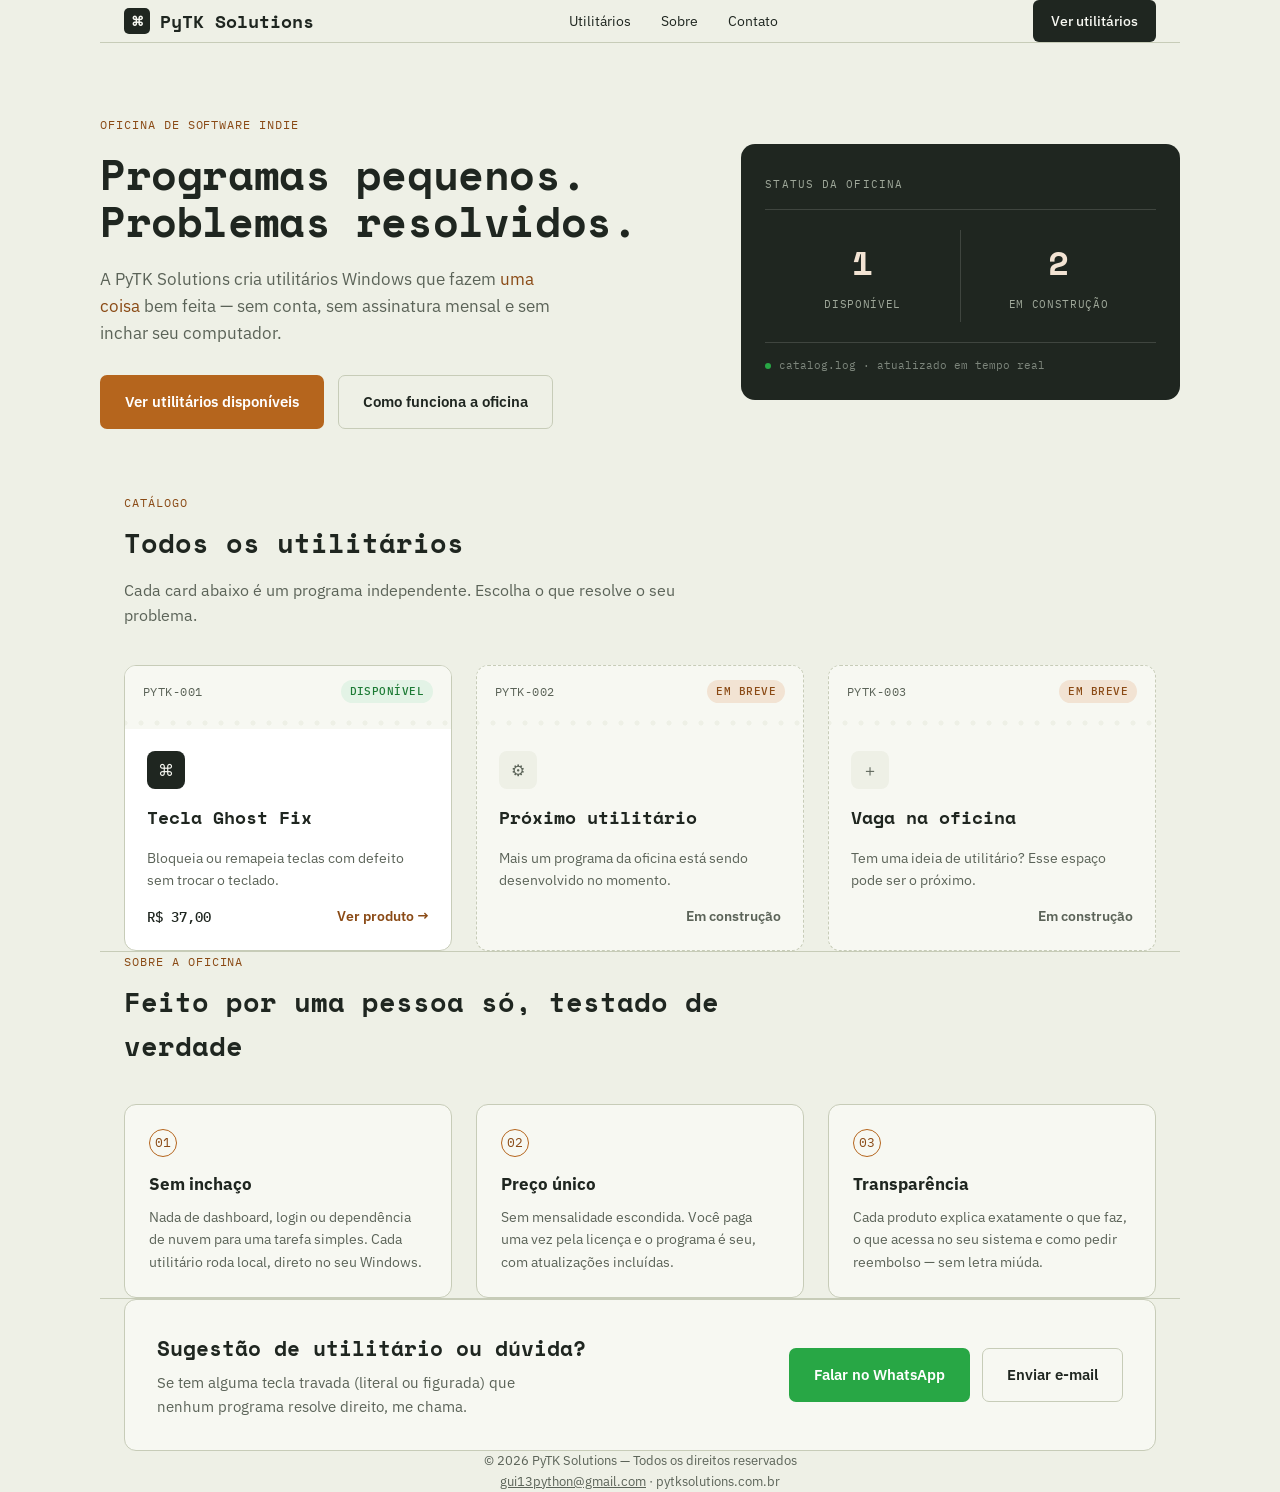
<file: index.html>
<!DOCTYPE html>
<html lang="pt-BR">
<head>
<meta charset="UTF-8">
<meta name="viewport" content="width=device-width, initial-scale=1.0">
<title>PyTK Solutions — Utilitários para Windows, feitos por um dev só</title>
<meta name="description" content="Catálogo de utilitários Windows da PyTK Solutions: programas pequenos, diretos e sem assinatura para resolver problemas específicos do seu dia a dia.">
<link rel="preconnect" href="https://fonts.googleapis.com">
<link rel="preconnect" href="https://fonts.gstatic.com" crossorigin>
<link href="https://fonts.googleapis.com/css2?family=Space+Mono:wght@400;700&family=IBM+Plex+Sans:wght@400;500;600&family=IBM+Plex+Mono:wght@400;500&display=swap" rel="stylesheet">
<link rel="stylesheet" href="style.css">
</head>
<body>

<nav class="wrap">
  <a href="index.html" class="logo"><span class="logo-key">⌘</span>PyTK Solutions</a>
  <div class="nav-links">
    <a href="#catalogo">Utilitários</a>
    <a href="#sobre">Sobre</a>
    <a href="#contato">Contato</a>
  </div>
  <a href="#catalogo" class="nav-cta">Ver utilitários</a>
</nav>

<header class="wrap hero">
  <div class="hero-text">
    <span class="eyebrow">Oficina de software indie</span>
    <h1>Programas pequenos.<br>Problemas resolvidos.</h1>
    <p class="lead">
      A PyTK Solutions cria utilitários Windows que fazem <em>uma coisa</em> bem feita —
      sem conta, sem assinatura mensal e sem inchar seu computador.
    </p>
    <div class="btn-row">
      <a href="#catalogo" class="btn btn-primary">Ver utilitários disponíveis</a>
      <a href="#sobre" class="btn btn-secondary">Como funciona a oficina</a>
    </div>
  </div>

  <div class="hero-panel" aria-hidden="true">
    <div class="panel-row">
      <span class="panel-label">status da oficina</span>
    </div>
    <div class="panel-stats" id="panel-stats">
      <div class="stat">
        <span class="stat-num" id="stat-disponivel">–</span>
        <span class="stat-label">disponível</span>
      </div>
      <div class="stat">
        <span class="stat-num" id="stat-construcao">–</span>
        <span class="stat-label">em construção</span>
      </div>
    </div>
    <div class="panel-footer">catalog.log · atualizado em tempo real</div>
  </div>
</header>

<section id="catalogo" class="wrap">
  <div class="section-head">
    <span class="eyebrow">Catálogo</span>
    <h2>Todos os utilitários</h2>
    <p class="section-head-p">Cada card abaixo é um programa independente. Escolha o que resolve o seu problema.</p>
  </div>

  <div class="catalog-grid" id="catalog-grid">
    <!-- Os cards de produto são inseridos aqui pelo script.js -->
  </div>
</section>

<section id="sobre" class="wrap sobre">
  <div class="section-head">
    <span class="eyebrow">Sobre a oficina</span>
    <h2>Feito por uma pessoa só, testado de verdade</h2>
  </div>
  <div class="sobre-grid">
    <div class="sobre-item">
      <div class="sobre-mark">01</div>
      <h3>Sem inchaço</h3>
      <p>Nada de dashboard, login ou dependência de nuvem para uma tarefa simples. Cada utilitário roda local, direto no seu Windows.</p>
    </div>
    <div class="sobre-item">
      <div class="sobre-mark">02</div>
      <h3>Preço único</h3>
      <p>Sem mensalidade escondida. Você paga uma vez pela licença e o programa é seu, com atualizações incluídas.</p>
    </div>
    <div class="sobre-item">
      <div class="sobre-mark">03</div>
      <h3>Transparência</h3>
      <p>Cada produto explica exatamente o que faz, o que acessa no seu sistema e como pedir reembolso — sem letra miúda.</p>
    </div>
  </div>
</section>

<section id="contato" class="wrap contato">
  <div class="contato-box">
    <div>
      <h2>Sugestão de utilitário ou dúvida?</h2>
      <p>Se tem alguma tecla travada (literal ou figurada) que nenhum programa resolve direito, me chama.</p>
    </div>
    <div class="contato-links">
      <a class="btn btn-whatsapp" href="https://wa.me/+5535933004035?text=Olá, vim pelo site da PyTK Solutions." target="_blank" rel="noopener noreferrer">Falar no WhatsApp</a>
      <a class="btn btn-secondary" href="mailto:gui13python@gmail.com?subject=Contato%20-%20PyTK%20Solutions">Enviar e-mail</a>
    </div>
  </div>
</section>

<footer class="wrap">
  © 2026 PyTK Solutions — Todos os direitos reservados<br>
  <a href="mailto:gui13python@gmail.com">gui13python@gmail.com</a> · pytksolutions.com.br
</footer>

<script src="script.js"></script>
</body>
</html>
</file>
<file: style.css>
:root{
  --paper:#eef0e6;
  --paper-2:#f7f8f2;
  --ink:#1f2620;
  --muted:#5b6358;
  --line:#c7ccb8;
  --accent:#b5651d;
  --accent-dark:#8a4a15;
  --accent-tint:#f2e3d3;
  --white:#ffffff;
  --green:#28a745;
  --green-tint:#e3f3e6;
}

*{margin:0;padding:0;box-sizing:border-box;}
html{scroll-behavior:smooth;}
body{
  background:var(--paper);
  color:var(--ink);
  font-family:'IBM Plex Sans',sans-serif;
  line-height:1.6;
}
.wrap{max-width:1080px;margin:0 auto;padding:0 24px;}
a{color:var(--accent-dark);}
em{font-style:normal;color:var(--accent-dark);}

/* ===== NAV ===== */
nav{
  display:flex;align-items:center;justify-content:space-between;
  padding:22px 0;border-bottom:1px solid var(--line);
}
.logo{
  font-family:'Space Mono',monospace;font-weight:700;font-size:18px;
  display:flex;align-items:center;gap:10px;text-decoration:none;color:var(--ink);
}
.logo-key{
  width:26px;height:26px;background:var(--ink);color:var(--paper-2);
  display:flex;align-items:center;justify-content:center;border-radius:5px;
  font-size:13px;
}
.nav-links{display:flex;gap:30px;font-size:14px;}
.nav-links a{color:var(--ink);text-decoration:none;}
.nav-links a:hover{color:var(--accent-dark);}
.nav-cta{
  background:var(--ink);color:var(--paper-2);padding:10px 18px;
  border-radius:6px;text-decoration:none;font-size:14px;font-weight:500;
}

/* ===== HERO ===== */
.hero{
  padding:72px 0 64px;display:grid;grid-template-columns:1.15fr 0.85fr;
  gap:48px;align-items:center;
}
.eyebrow{
  font-family:'IBM Plex Mono',monospace;font-size:12px;letter-spacing:.08em;
  color:var(--accent-dark);text-transform:uppercase;margin-bottom:16px;display:block;
}
h1{
  font-family:'Space Mono',monospace;font-size:2.6em;line-height:1.15;
  margin-bottom:20px;letter-spacing:-0.01em;
}
.hero p.lead{font-size:1.05em;color:var(--muted);max-width:46ch;margin-bottom:28px;}
.btn-row{display:flex;gap:14px;flex-wrap:wrap;}
.btn{
  display:inline-flex;align-items:center;justify-content:center;gap:8px;
  padding:14px 24px;border-radius:7px;font-weight:600;text-decoration:none;
  font-size:15px;transition:.2s;border:1px solid transparent;
}
.btn-primary{background:var(--accent);color:var(--white);}
.btn-primary:hover{background:var(--accent-dark);}
.btn-secondary{background:transparent;color:var(--ink);border-color:var(--line);}
.btn-secondary:hover{border-color:var(--ink);}
.btn-whatsapp{background:var(--green);color:var(--white);}
.btn-whatsapp:hover{background:#1e7e34;}
.btn[disabled],.btn.is-disabled{
  opacity:.5;cursor:default;pointer-events:none;
}

/* Hero status panel — signature element: a little "workshop log" readout */
.hero-panel{
  background:var(--ink);color:var(--paper-2);border-radius:14px;
  padding:26px 24px;font-family:'IBM Plex Mono',monospace;
}
.panel-row{border-bottom:1px solid rgba(247,248,242,.15);padding-bottom:14px;margin-bottom:20px;}
.panel-label{font-size:11px;letter-spacing:.1em;text-transform:uppercase;color:#9fa89a;}
.panel-stats{display:flex;gap:0;margin-bottom:20px;}
.stat{flex:1;text-align:center;padding:6px 0;}
.stat + .stat{border-left:1px solid rgba(247,248,242,.15);}
.stat-num{
  display:block;font-family:'Space Mono',monospace;font-size:2.1em;font-weight:700;
  color:var(--accent-tint);
}
.stat-label{font-size:11px;color:#9fa89a;text-transform:uppercase;letter-spacing:.06em;}
.panel-footer{
  font-size:11px;color:#7d867c;border-top:1px solid rgba(247,248,242,.15);
  padding-top:14px;display:flex;align-items:center;gap:8px;
}
.panel-footer::before{
  content:"";width:6px;height:6px;border-radius:50%;background:var(--green);
  display:inline-block;flex-shrink:0;
}

/* ===== SECTIONS ===== */
section{padding:56px 0;border-bottom:1px solid var(--line);}
.section-head{max-width:60ch;margin-bottom:36px;}
.section-head .eyebrow{margin-bottom:10px;}
h2{font-family:'Space Mono',monospace;font-size:1.7em;margin-bottom:12px;}
.section-head-p{color:var(--muted);}

/* ===== CATALOG GRID / CARDS ===== */
.catalog-grid{
  display:grid;grid-template-columns:repeat(3,1fr);gap:24px;
}

.card{
  background:var(--white);border:1px solid var(--line);border-radius:12px;
  overflow:hidden;display:flex;flex-direction:column;position:relative;
}

/* card "tab" with catalog code, like a library index card */
.card-tab{
  display:flex;align-items:center;justify-content:space-between;
  padding:14px 18px;background:var(--paper-2);
}
.card-code{
  font-family:'IBM Plex Mono',monospace;font-size:12px;color:var(--muted);
  letter-spacing:.04em;
}
.card-status{
  font-family:'IBM Plex Mono',monospace;font-size:11px;font-weight:500;
  padding:3px 9px;border-radius:20px;text-transform:uppercase;letter-spacing:.04em;
}
.card-status.disponivel{background:var(--green-tint);color:#1c7a34;}
.card-status.em-breve{background:var(--accent-tint);color:var(--accent-dark);}

/* perforation strip — signature detail, like a torn punch card edge */
.card-perf{
  height:12px;width:100%;
  background-image:radial-gradient(circle, var(--paper) 2.5px, transparent 2.6px);
  background-size:16px 12px;
  background-position:8px 0;
  background-color:var(--paper-2);
}

.card-body{padding:22px;display:flex;flex-direction:column;gap:14px;flex:1;}
.card-icon{
  width:38px;height:38px;background:var(--ink);color:var(--paper-2);
  border-radius:8px;display:flex;align-items:center;justify-content:center;
  font-family:'IBM Plex Mono',monospace;font-size:16px;
}
.card-body h3{font-family:'Space Mono',monospace;font-size:1.15em;}
.card-body p{color:var(--muted);font-size:14px;flex:1;}
.card-footer{
  display:flex;align-items:center;justify-content:space-between;gap:12px;
  margin-top:auto;
}
.card-price{font-family:'IBM Plex Mono',monospace;font-size:14px;color:var(--ink);font-weight:500;}
.card-cta{
  font-size:13.5px;font-weight:600;text-decoration:none;color:var(--accent-dark);
  display:inline-flex;align-items:center;gap:6px;
}
.card-cta:hover{text-decoration:underline;}
.card-cta.is-disabled{color:var(--muted);pointer-events:none;}

.card.is-placeholder{
  border-style:dashed;background:var(--paper-2);
}
.card.is-placeholder .card-icon{background:var(--paper);color:var(--muted);}

/* ===== SOBRE ===== */
.sobre-grid{display:grid;grid-template-columns:repeat(3,1fr);gap:24px;}
.sobre-item{background:var(--paper-2);border:1px solid var(--line);border-radius:12px;padding:24px;}
.sobre-mark{
  font-family:'IBM Plex Mono',monospace;font-size:13px;color:var(--accent-dark);
  border:1px solid var(--accent);width:28px;height:28px;border-radius:50%;
  display:flex;align-items:center;justify-content:center;margin-bottom:14px;
}
.sobre-item h3{font-size:1.05em;margin-bottom:8px;}
.sobre-item p{color:var(--muted);font-size:14px;}

/* ===== CONTATO ===== */
.contato{border-bottom:none;}
.contato-box{
  display:flex;justify-content:space-between;align-items:center;flex-wrap:wrap;gap:24px;
  background:var(--paper-2);border:1px solid var(--line);border-radius:12px;padding:32px;
}
.contato-box h2{font-size:1.3em;margin-bottom:6px;}
.contato-box p{color:var(--muted);font-size:14.5px;max-width:42ch;}
.contato-links{display:flex;gap:12px;flex-wrap:wrap;}

/* ===== FOOTER ===== */
footer{padding:36px 0;text-align:center;color:var(--muted);font-size:13px;}
footer a{color:var(--muted);}

/* ===================================================== */
/* ===================== RESPONSIVE ===================== */
/* ===================================================== */

@media (max-width:960px){
  .catalog-grid{grid-template-columns:repeat(2,1fr);}
  .sobre-grid{grid-template-columns:1fr 1fr;}
}

@media (max-width:760px){
  .wrap{padding:0 22px;}

  nav{flex-wrap:wrap;row-gap:14px;padding:16px 0;}
  .nav-links{
    order:3;width:100%;justify-content:center;flex-wrap:wrap;
    gap:16px 20px;font-size:13px;
  }
  .nav-cta{padding:9px 16px;font-size:13px;}

  .hero{grid-template-columns:1fr;padding:36px 0;gap:28px;}
  h1{font-size:1.6em;}
  .hero p.lead{max-width:none;font-size:0.95em;}
  .btn-row{flex-direction:column;gap:10px;}
  .btn-row .btn{width:100%;}
  .btn{padding:12px 18px;font-size:13.5px;}

  .hero-panel{padding:20px 18px;}
  .stat-num{font-size:1.7em;}

  section{padding:40px 0;}
  h2{font-size:1.35em;}

  .catalog-grid{grid-template-columns:1fr;gap:16px;}
  .sobre-grid{grid-template-columns:1fr;gap:16px;}

  .contato-box{flex-direction:column;align-items:flex-start;padding:24px;}
  .contato-links{width:100%;}
  .contato-links .btn{width:100%;}

  footer{font-size:12px;padding:28px 18px;}
}

@media (max-width:400px){
  .wrap{padding:0 18px;}
  h1{font-size:1.4em;}
  .logo{font-size:16px;}
  .nav-links{gap:12px 14px;font-size:12px;}
  .card-body{padding:18px;}
}
</file>
